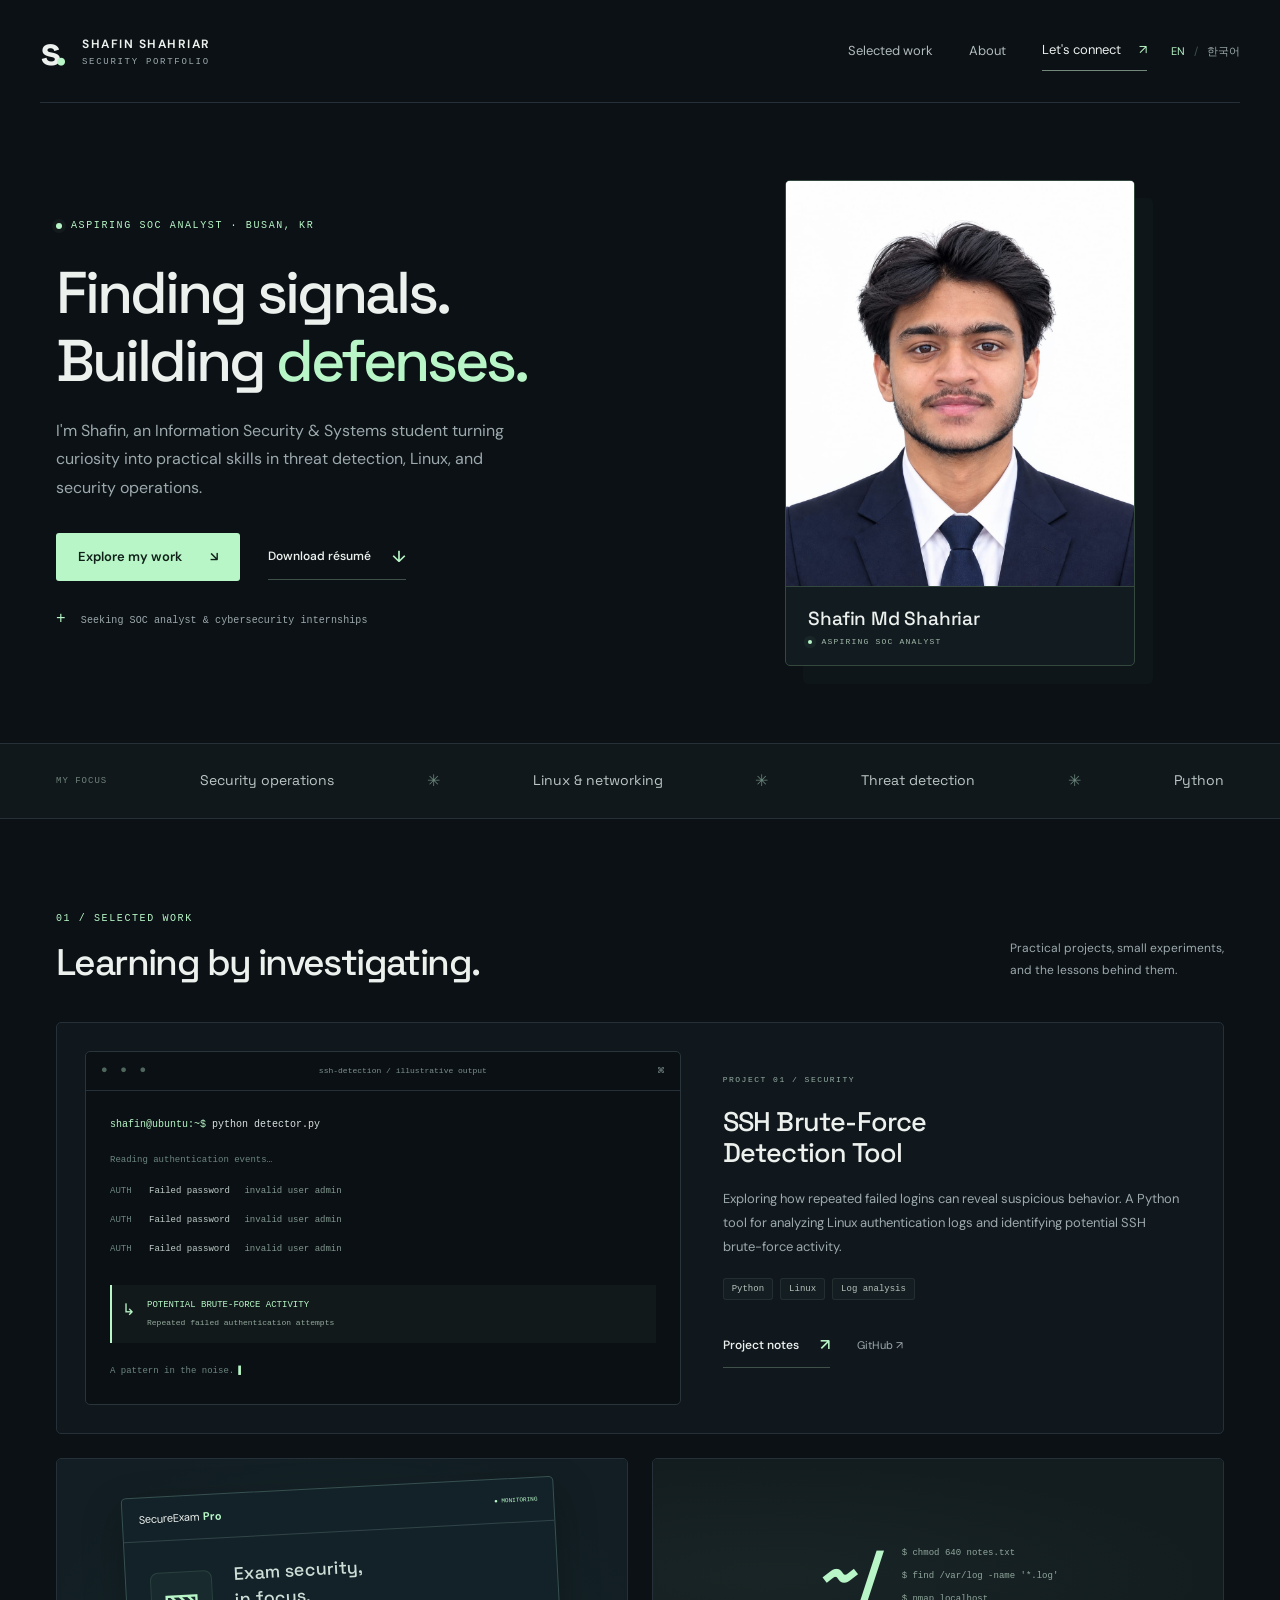
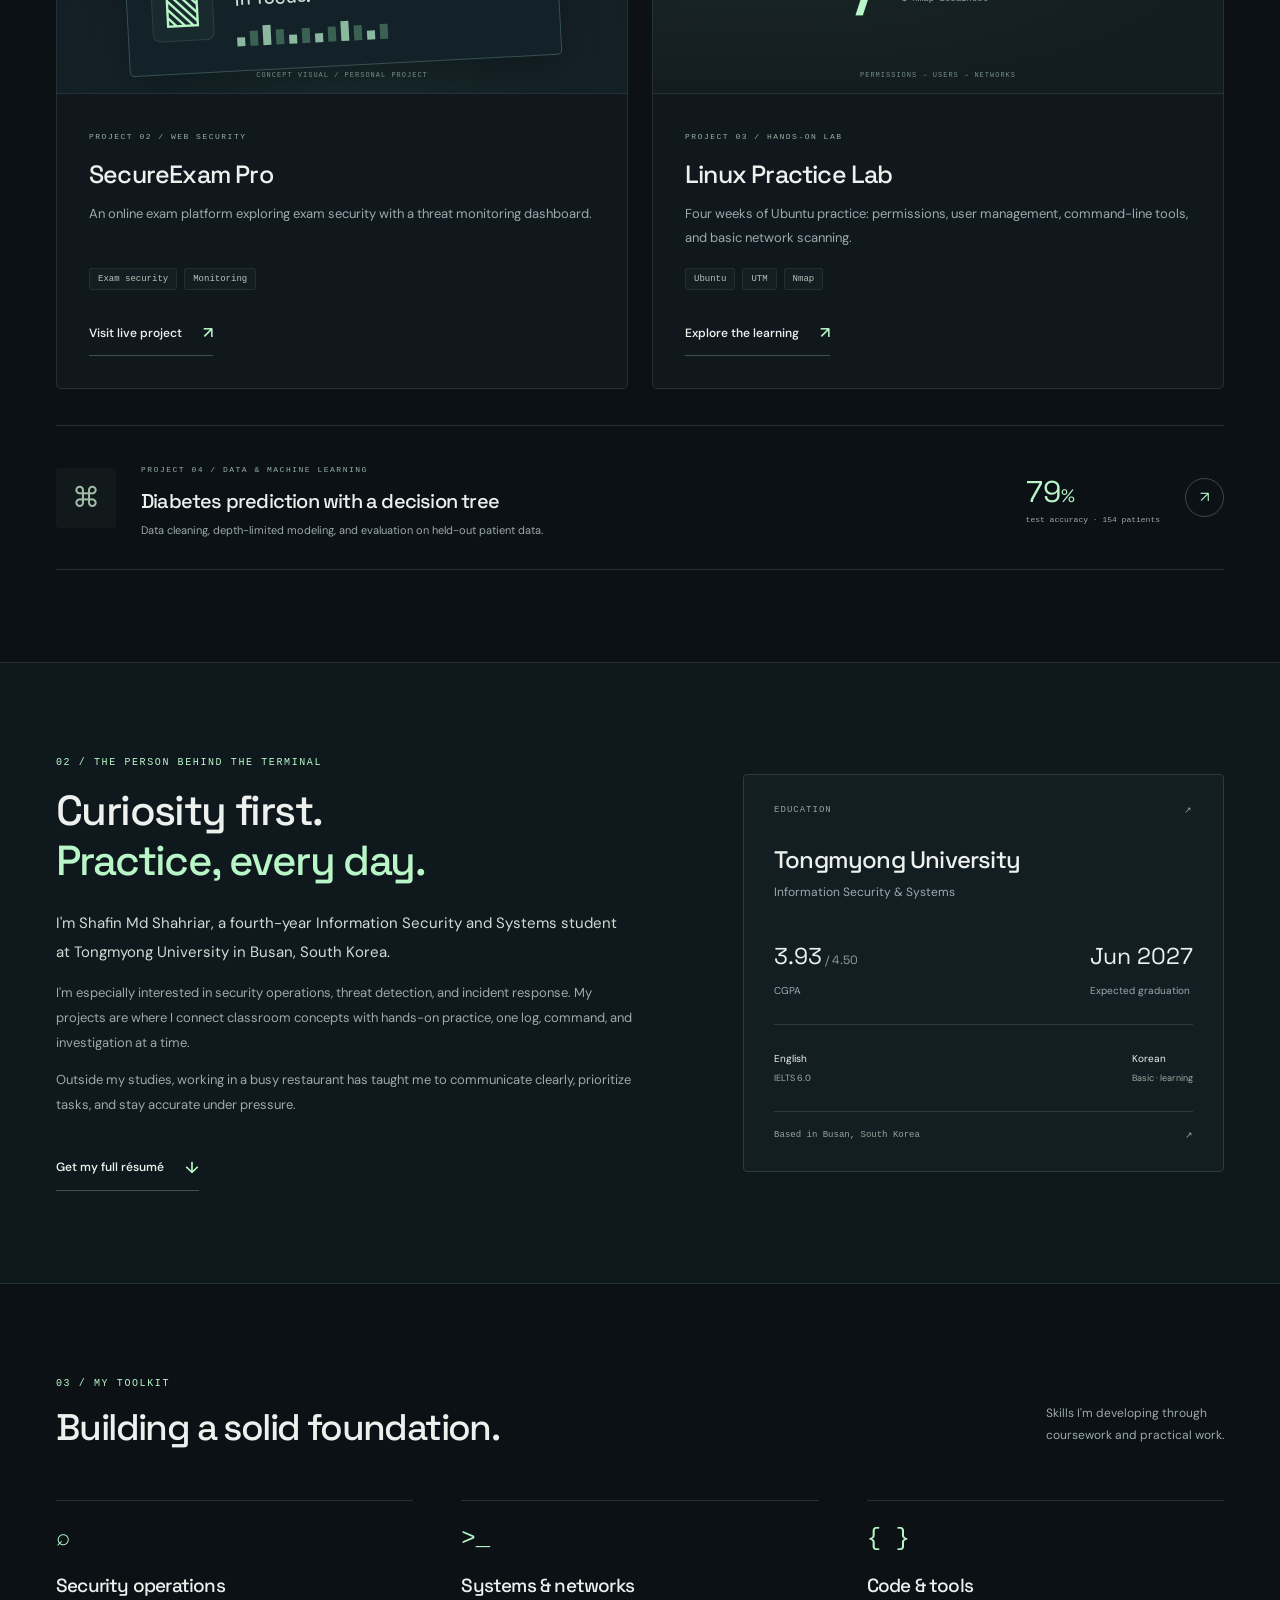
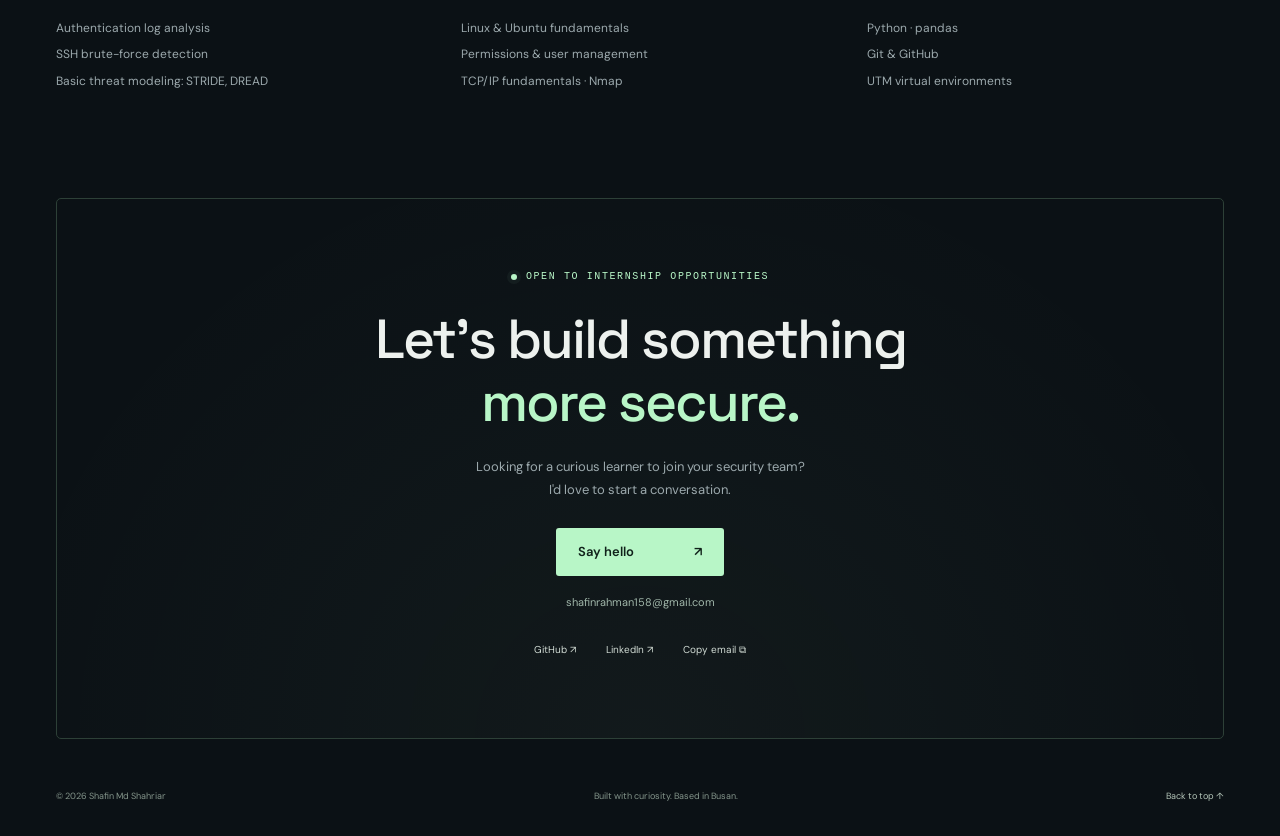
<file: index.html>
<!DOCTYPE html>
<html lang="en">
<head>
  <meta charset="UTF-8"><meta name="viewport" content="width=device-width, initial-scale=1">
  <title>Shafin Shahriar — Aspiring SOC Analyst</title>
  <meta name="description" content="Shafin Md Shahriar's security portfolio. Explore practical projects in SSH brute-force detection, Linux, and security monitoring. Based in Busan, South Korea.">
  <meta name="theme-color" content="#0b1115">
  <link rel="icon" href="favicon.svg" type="image/svg+xml">
  <link rel="stylesheet" href="style.css"><script src="script.js" defer></script>
<link rel="alternate" hreflang="en" href="https://shafin444.github.io/"><link rel="alternate" hreflang="ko" href="https://shafin444.github.io/ko.html"></head>
<body>
<a class="skip" href="#main">Skip to content</a>
<header class="header"><a class="brand" href="#" aria-label="Shafin Shahriar home"><span class="brand-mark">s<span>.</span></span><span>SHAFIN SHAHRIAR<span class="brand-sub">SECURITY PORTFOLIO</span></span></a><nav aria-label="Main navigation"><a href="#work">Selected work</a><a href="#about">About</a><a href="#contact" class="nav-contact">Let's connect <span>↗</span></a></nav><div class="language-switch" aria-label="Language / 언어"><a href="index.html" lang="en" hreflang="en" aria-current="page">EN</a><span>/</span><a href="ko.html" lang="ko" hreflang="ko" >한국어</a></div></header>
<main id="main">
<section class="hero wrap" aria-labelledby="hero-title">
  <div class="hero-copy"><div class="eyebrow"><span class="status-dot"></span> ASPIRING SOC ANALYST · BUSAN, KR</div><h1 id="hero-title">Finding signals.<br>Building <span>defenses.</span></h1><p class="intro">I'm Shafin, an Information Security &amp; Systems student turning curiosity into practical skills in threat detection, Linux, and security operations.</p><div class="hero-actions"><a class="button primary" href="#work">Explore my work <span>↘</span></a><a class="text-link" href="Shafin-Shahriar-Resume.pdf" download>Download résumé <span>↓</span></a></div><div class="availability"><span class="tiny-cross">+</span> Seeking SOC analyst &amp; cybersecurity internships</div></div>
  <figure class="portrait-card"><div class="portrait-image"><img src="shafin-portrait.jpeg" alt="Shafin Md Shahriar" width="1086" height="1448" fetchpriority="high" decoding="async"></div><figcaption><span class="portrait-name">Shafin Md Shahriar</span><span class="portrait-role"><i class="status-dot"></i>ASPIRING SOC ANALYST</span></figcaption></figure>
</section>
<div class="focus-strip"><div class="wrap"><span>MY FOCUS</span><span>Security operations</span><b>✳</b><span>Linux &amp; networking</span><b>✳</b><span>Threat detection</span><b>✳</b><span>Python</span></div></div>
<section id="work" class="work wrap section"><div class="section-head"><div><div class="eyebrow">01 / SELECTED WORK</div><h2>Learning by investigating.</h2></div><p>Practical projects, small experiments,<br>and the lessons behind them.</p></div>
<article class="featured project"><div class="terminal"><div class="terminal-bar"><span class="window-dots">● ● ●</span><span>ssh-detection / illustrative output</span><span>⌘</span></div><div class="terminal-body"><div class="prompt">shafin@ubuntu:~$ <span>python detector.py</span></div><p class="terminal-muted">Reading authentication events…</p><div class="log-row"><span>AUTH</span> Failed password <em>invalid user admin</em></div><div class="log-row"><span>AUTH</span> Failed password <em>invalid user admin</em></div><div class="log-row"><span>AUTH</span> Failed password <em>invalid user admin</em></div><div class="terminal-alert"><span>↳</span><div>POTENTIAL BRUTE-FORCE ACTIVITY<small>Repeated failed authentication attempts</small></div></div><p class="terminal-muted last-line">A pattern in the noise.<span class="cursor">▌</span></p></div></div><div class="project-info"><span class="project-number">PROJECT 01 / SECURITY</span><h3>SSH Brute-Force<br>Detection Tool</h3><p>Exploring how repeated failed logins can reveal suspicious behavior. A Python tool for analyzing Linux authentication logs and identifying potential SSH brute-force activity.</p><div class="tags"><span>Python</span><span>Linux</span><span>Log analysis</span></div><div class="project-actions"><button class="text-link" data-project="ssh">Project notes <span>↗</span></button><a class="quiet-link" href="https://github.com/SHAFIN444/ssh-bruteforce-detector" target="_blank" rel="noopener noreferrer">GitHub ↗</a></div></div></article>
<div class="project-grid"><article class="project small-project"><div class="project-visual exam-visual" aria-hidden="true"><div class="exam-window"><div class="mini-header"><span>SecureExam <b>Pro</b></span><span>● MONITORING</span></div><div class="exam-content"><div class="exam-icon">▧</div><div><b>Exam security,<br>in focus.</b><div class="mini-bars"><i></i><i></i><i></i><i></i><i></i><i></i><i></i><i></i><i></i><i></i><i></i><i></i></div></div></div></div><span class="visual-caption">CONCEPT VISUAL / PERSONAL PROJECT</span></div><div class="small-info"><span class="project-number">PROJECT 02 / WEB SECURITY</span><h3>SecureExam Pro</h3><p>An online exam platform exploring exam security with a threat monitoring dashboard.</p><div class="tags"><span>Exam security</span><span>Monitoring</span></div><a class="text-link" href="https://kwjca8wui6.zite.so" target="_blank" rel="noopener noreferrer">Visit live project <span>↗</span></a></div></article>
<article class="project small-project"><div class="project-visual linux-visual" aria-hidden="true"><div class="linux-symbol">~/</div><div class="linux-code"><span>$ chmod 640 notes.txt</span><span>$ find /var/log -name '*.log'</span><span>$ nmap localhost</span></div><span class="visual-caption">PERMISSIONS → USERS → NETWORKS</span></div><div class="small-info"><span class="project-number">PROJECT 03 / HANDS-ON LAB</span><h3>Linux Practice Lab</h3><p>Four weeks of Ubuntu practice: permissions, user management, command-line tools, and basic network scanning.</p><div class="tags"><span>Ubuntu</span><span>UTM</span><span>Nmap</span></div><button class="text-link" data-project="linux">Explore the learning <span>↗</span></button></div></article></div>
<article class="data-project"><div class="data-icon" aria-hidden="true">⌘</div><div><span class="project-number">PROJECT 04 / DATA &amp; MACHINE LEARNING</span><h3>Diabetes prediction with a decision tree</h3><p>Data cleaning, depth-limited modeling, and evaluation on held-out patient data.</p></div><div class="data-stat"><strong>79<span>%</span></strong><small>test accuracy · 154 patients</small></div><a class="round-link" href="https://github.com/SHAFIN444/hospital-patient-prediction" target="_blank" rel="noopener noreferrer" aria-label="View diabetes prediction project on GitHub">↗</a></article>
</section>
<section id="about" class="about section"><div class="wrap about-grid"><div><div class="eyebrow">02 / THE PERSON BEHIND THE TERMINAL</div><h2>Curiosity first.<br><span>Practice, every day.</span></h2><p class="about-lead">I'm Shafin Md Shahriar, a fourth-year Information Security and Systems student at Tongmyong University in Busan, South Korea.</p><p>I'm especially interested in security operations, threat detection, and incident response. My projects are where I connect classroom concepts with hands-on practice, one log, command, and investigation at a time.</p><p>Outside my studies, working in a busy restaurant has taught me to communicate clearly, prioritize tasks, and stay accurate under pressure.</p><a class="text-link" href="Shafin-Shahriar-Resume.pdf" download>Get my full résumé <span>↓</span></a></div><div class="education"><div class="education-top"><span>EDUCATION</span><span>↗</span></div><h3>Tongmyong University</h3><p>Information Security &amp; Systems</p><div class="education-details"><div><strong>3.93<span> / 4.50</span></strong><small>CGPA</small></div><div><strong>Jun 2027</strong><small>Expected graduation</small></div></div><div class="languages"><span>English <b>IELTS 6.0</b></span><span>Korean <b>Basic · learning</b></span></div><div class="education-note">Based in Busan, South Korea <span>↗</span></div></div></div></section>
<section class="skills section wrap"><div class="section-head"><div><div class="eyebrow">03 / MY TOOLKIT</div><h2>Building a solid foundation.</h2></div><p>Skills I'm developing through<br>coursework and practical work.</p></div><div class="skill-grid"><div><span class="skill-icon">⌕</span><h3>Security operations</h3><p>Authentication log analysis<br>SSH brute-force detection<br>Basic threat modeling: STRIDE, DREAD</p></div><div><span class="skill-icon">&gt;_</span><h3>Systems &amp; networks</h3><p>Linux &amp; Ubuntu fundamentals<br>Permissions &amp; user management<br>TCP/IP fundamentals · Nmap</p></div><div><span class="skill-icon">{ }</span><h3>Code &amp; tools</h3><p>Python · pandas<br>Git &amp; GitHub<br>UTM virtual environments</p></div></div></section>
<section id="contact" class="contact wrap"><div class="eyebrow"><span class="status-dot"></span> OPEN TO INTERNSHIP OPPORTUNITIES</div><h2>Let's build something<br><span>more secure.</span></h2><p>Looking for a curious learner to join your security team?<br>I'd love to start a conversation.</p><a class="button primary" href="mailto:shafinrahman158@gmail.com">Say hello <span>↗</span></a><a class="email-link" href="mailto:shafinrahman158@gmail.com">shafinrahman158@gmail.com</a><div class="social-links"><a href="https://github.com/SHAFIN444" target="_blank" rel="noopener noreferrer">GitHub ↗</a><a href="https://www.linkedin.com/in/shafin-shahriar-99a204434/" target="_blank" rel="noopener noreferrer">LinkedIn ↗</a><button id="copy-email">Copy email <span>⧉</span></button><span id="copy-status" class="sr-only" role="status"></span></div></section>
</main><footer class="wrap"><span>© <span id="year">2026</span> Shafin Md Shahriar</span><span>Built with curiosity. Based in Busan.</span><a href="#">Back to top ↑</a></footer>
<dialog id="project-dialog"><div class="dialog-top"><span class="eyebrow">PROJECT NOTES</span><button id="close-dialog" aria-label="Close project notes">✕</button></div><div id="dialog-content"></div></dialog>
</body></html>
</file>
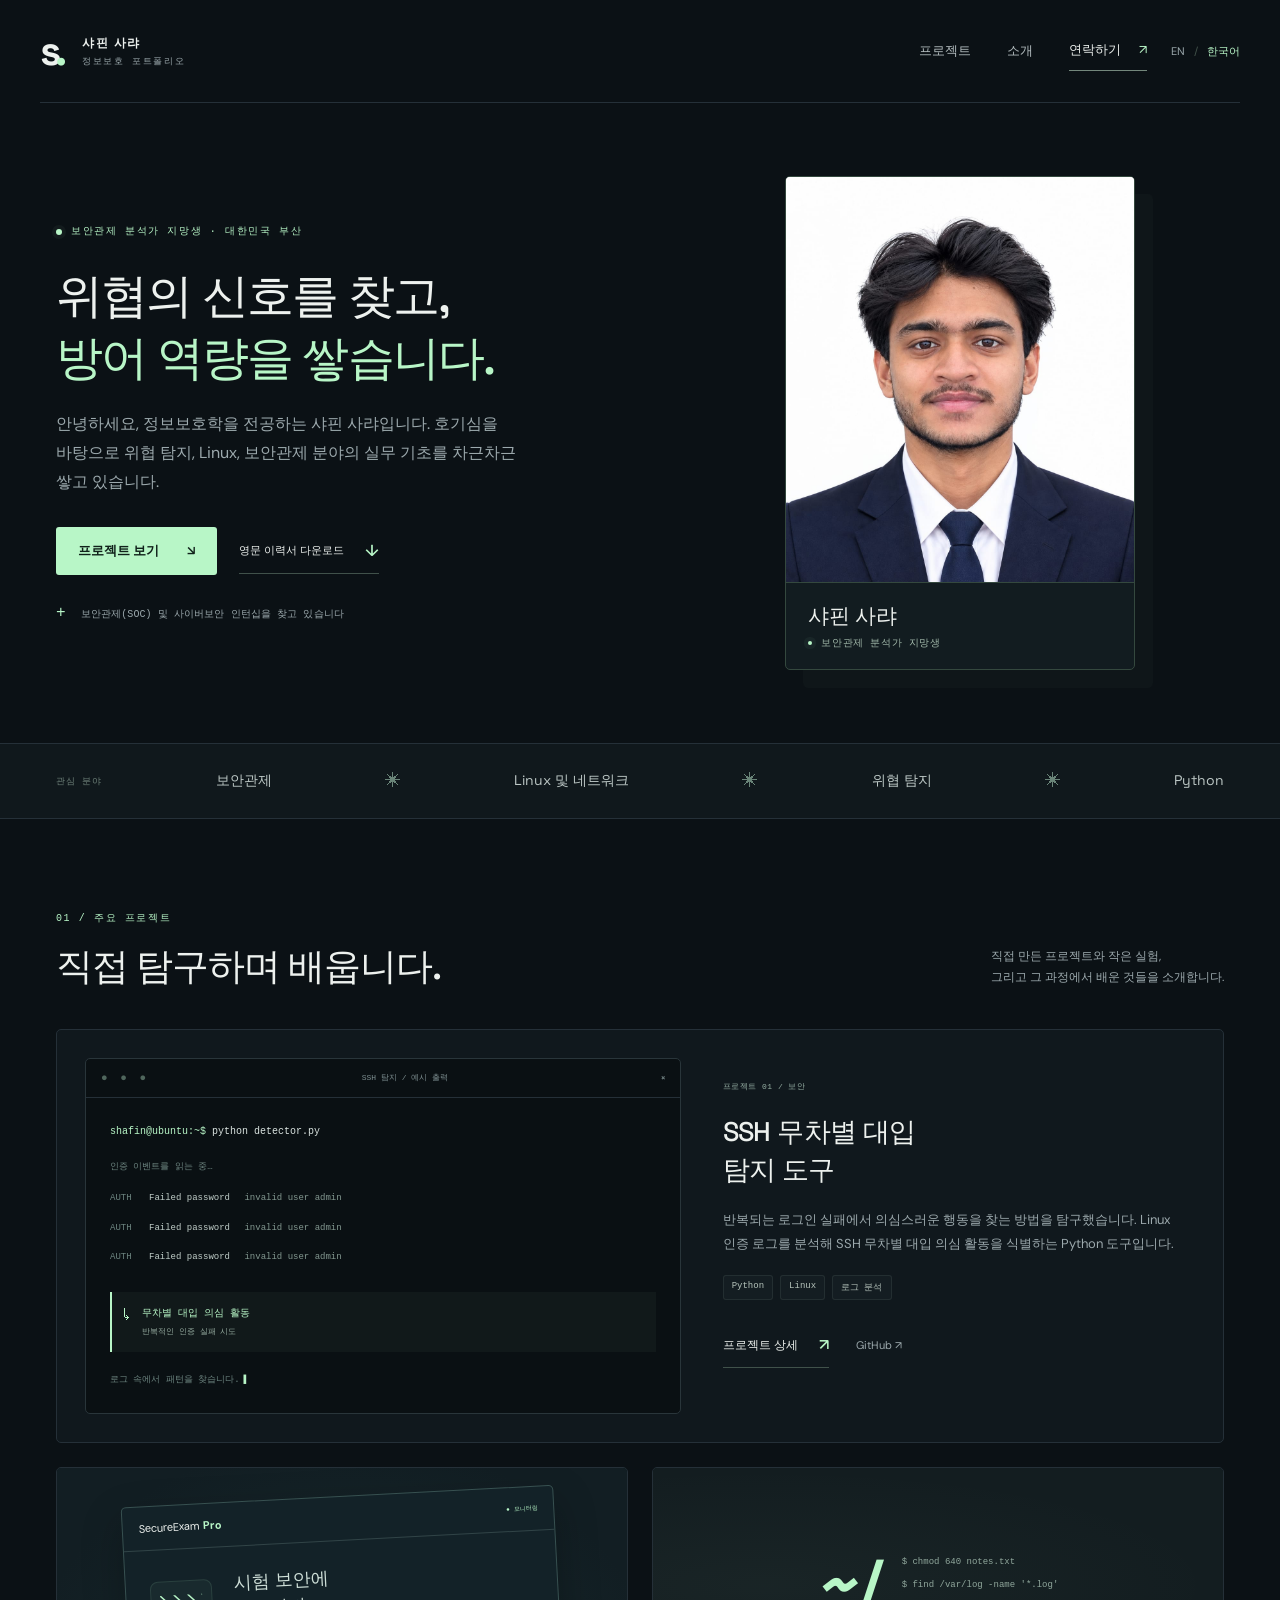
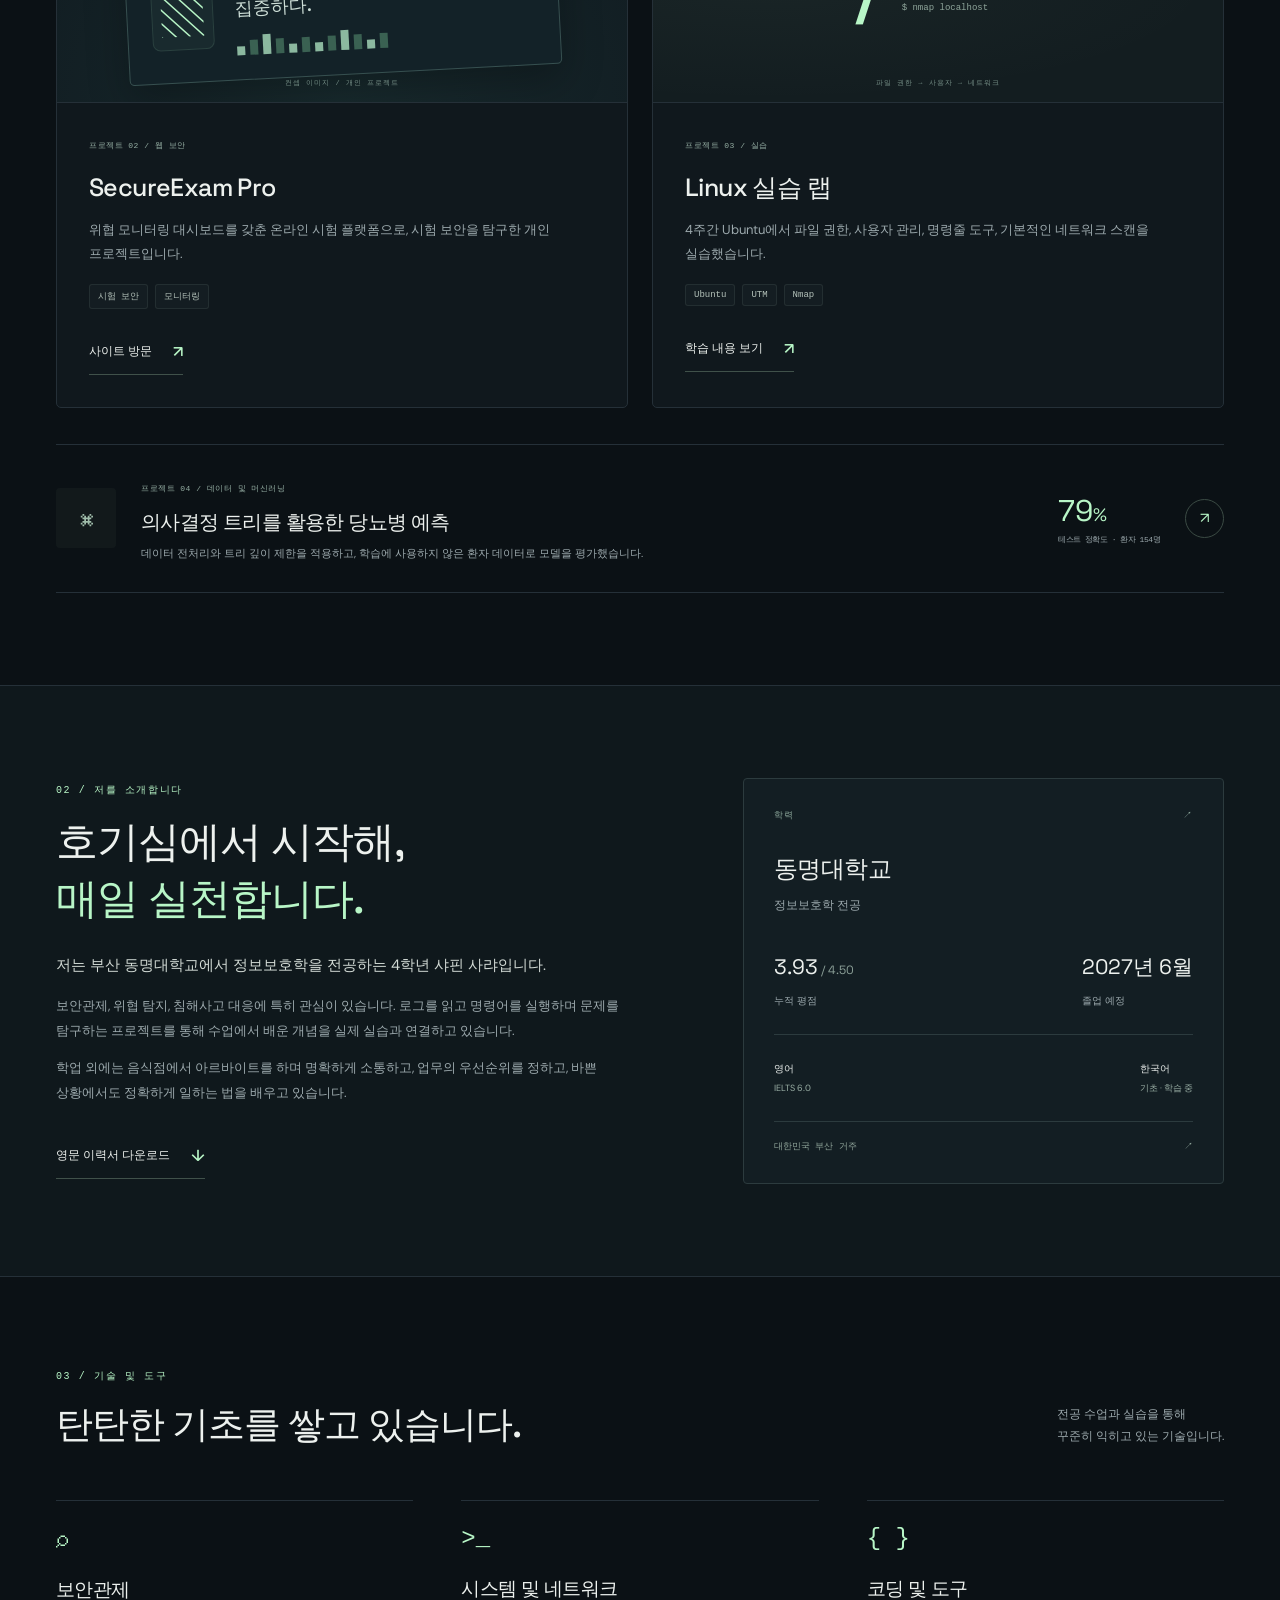
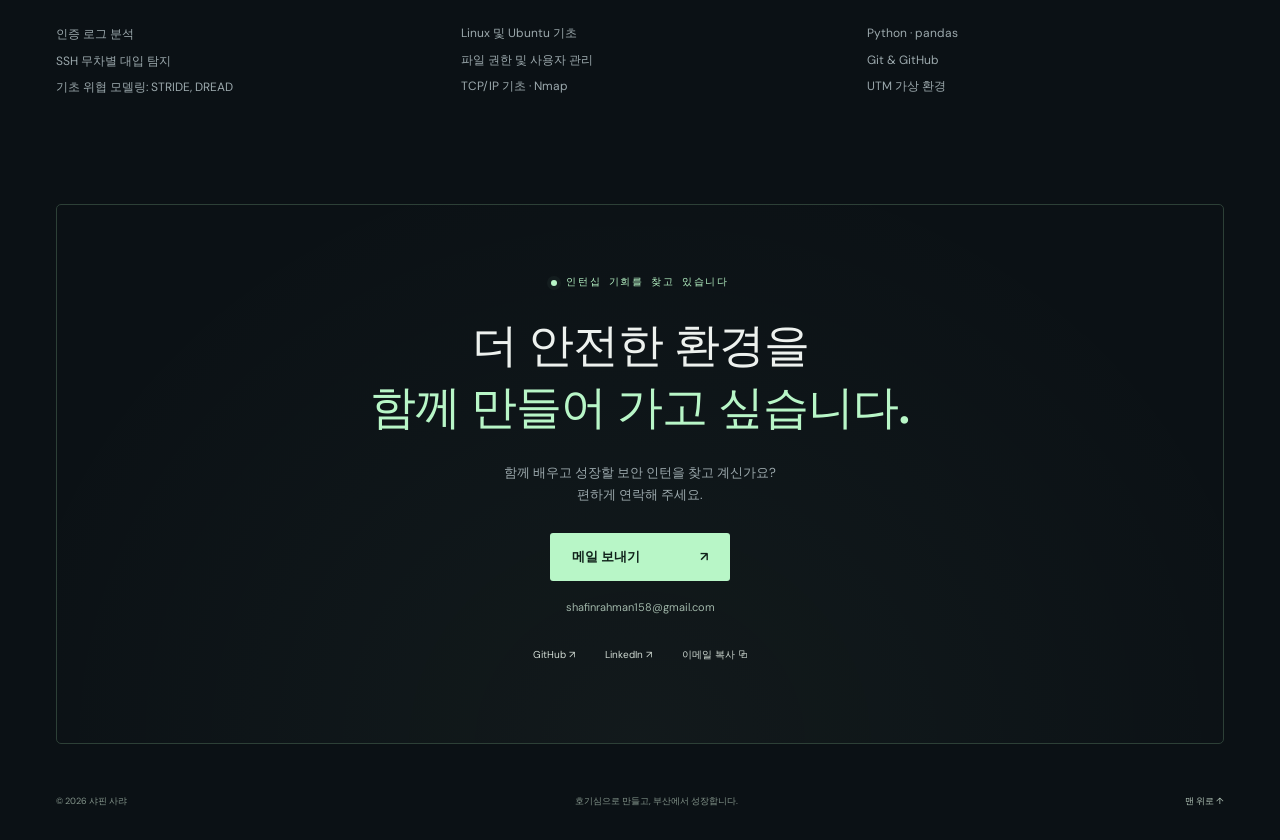
<file: ko.html>
<!DOCTYPE html>
<html lang="ko">
<head>
  <meta charset="UTF-8"><meta name="viewport" content="width=device-width, initial-scale=1">
  <title>샤핀 사랴 — 보안관제 분석가 지망생</title>
  <meta name="description" content="부산에서 정보보호를 공부하는 샤핀 사랴의 포트폴리오입니다. SSH 무차별 대입 탐지, Linux 실습, 보안 모니터링 프로젝트를 소개합니다.">
  <meta name="theme-color" content="#0b1115">
  <link rel="icon" href="favicon.svg" type="image/svg+xml">
  <link rel="stylesheet" href="style.css"><script src="script.js" defer></script>
<link rel="alternate" hreflang="en" href="https://shafin444.github.io/"><link rel="alternate" hreflang="ko" href="https://shafin444.github.io/ko.html"></head>
<body>
<a class="skip" href="#main">본문으로 바로가기</a>
<header class="header"><a class="brand" href="#" aria-label="샤핀 사랴 홈"><span class="brand-mark">s<span>.</span></span><span>샤핀 사랴<span class="brand-sub">정보보호 포트폴리오</span></span></a><nav aria-label="주요 메뉴"><a href="#work">프로젝트</a><a href="#about">소개</a><a href="#contact" class="nav-contact">연락하기 <span>↗</span></a></nav><div class="language-switch" aria-label="Language / 언어"><a href="index.html" lang="en" hreflang="en">EN</a><span>/</span><a href="ko.html" lang="ko" hreflang="ko" aria-current="page">한국어</a></div></header>
<main id="main">
<section class="hero wrap" aria-labelledby="hero-title">
  <div class="hero-copy"><div class="eyebrow"><span class="status-dot"></span> 보안관제 분석가 지망생 · 대한민국 부산</div><h1 id="hero-title">위협의 신호를 찾고,<br><span>방어 역량을 쌓습니다.</span></h1><p class="intro">안녕하세요, 정보보호학을 전공하는 샤핀 사랴입니다. 호기심을 바탕으로 위협 탐지, Linux, 보안관제 분야의 실무 기초를 차근차근 쌓고 있습니다.</p><div class="hero-actions"><a class="button primary" href="#work">프로젝트 보기 <span>↘</span></a><a class="text-link" href="Shafin-Shahriar-Resume.pdf" download>영문 이력서 다운로드 <span>↓</span></a></div><div class="availability"><span class="tiny-cross">+</span> 보안관제(SOC) 및 사이버보안 인턴십을 찾고 있습니다</div></div>
  <figure class="portrait-card"><div class="portrait-image"><img src="shafin-portrait.jpeg" alt="샤핀 사랴" width="1086" height="1448" fetchpriority="high" decoding="async"></div><figcaption><span class="portrait-name">샤핀 사랴</span><span class="portrait-role"><i class="status-dot"></i>보안관제 분석가 지망생</span></figcaption></figure>
</section>
<div class="focus-strip"><div class="wrap"><span>관심 분야</span><span>보안관제</span><b>✳</b><span>Linux 및 네트워크</span><b>✳</b><span>위협 탐지</span><b>✳</b><span>Python</span></div></div>
<section id="work" class="work wrap section"><div class="section-head"><div><div class="eyebrow">01 / 주요 프로젝트</div><h2>직접 탐구하며 배웁니다.</h2></div><p>직접 만든 프로젝트와 작은 실험,<br>그리고 그 과정에서 배운 것들을 소개합니다.</p></div>
<article class="featured project"><div class="terminal"><div class="terminal-bar"><span class="window-dots">● ● ●</span><span>SSH 탐지 / 예시 출력</span><span>⌘</span></div><div class="terminal-body"><div class="prompt">shafin@ubuntu:~$ <span>python detector.py</span></div><p class="terminal-muted">인증 이벤트를 읽는 중…</p><div class="log-row"><span>AUTH</span> Failed password <em>invalid user admin</em></div><div class="log-row"><span>AUTH</span> Failed password <em>invalid user admin</em></div><div class="log-row"><span>AUTH</span> Failed password <em>invalid user admin</em></div><div class="terminal-alert"><span>↳</span><div>무차별 대입 의심 활동<small>반복적인 인증 실패 시도</small></div></div><p class="terminal-muted last-line">로그 속에서 패턴을 찾습니다.<span class="cursor">▌</span></p></div></div><div class="project-info"><span class="project-number">프로젝트 01 / 보안</span><h3>SSH 무차별 대입<br>탐지 도구</h3><p>반복되는 로그인 실패에서 의심스러운 행동을 찾는 방법을 탐구했습니다. Linux 인증 로그를 분석해 SSH 무차별 대입 의심 활동을 식별하는 Python 도구입니다.</p><div class="tags"><span>Python</span><span>Linux</span><span>로그 분석</span></div><div class="project-actions"><button class="text-link" data-project="ssh">프로젝트 상세 <span>↗</span></button><a class="quiet-link" href="https://github.com/SHAFIN444/ssh-bruteforce-detector" target="_blank" rel="noopener noreferrer">GitHub ↗</a></div></div></article>
<div class="project-grid"><article class="project small-project"><div class="project-visual exam-visual" aria-hidden="true"><div class="exam-window"><div class="mini-header"><span>SecureExam <b>Pro</b></span><span>● 모니터링</span></div><div class="exam-content"><div class="exam-icon">▧</div><div><b>시험 보안에<br>집중하다.</b><div class="mini-bars"><i></i><i></i><i></i><i></i><i></i><i></i><i></i><i></i><i></i><i></i><i></i><i></i></div></div></div></div><span class="visual-caption">컨셉 이미지 / 개인 프로젝트</span></div><div class="small-info"><span class="project-number">프로젝트 02 / 웹 보안</span><h3>SecureExam Pro</h3><p>위협 모니터링 대시보드를 갖춘 온라인 시험 플랫폼으로, 시험 보안을 탐구한 개인 프로젝트입니다.</p><div class="tags"><span>시험 보안</span><span>모니터링</span></div><a class="text-link" href="https://kwjca8wui6.zite.so" target="_blank" rel="noopener noreferrer">사이트 방문 <span>↗</span></a></div></article>
<article class="project small-project"><div class="project-visual linux-visual" aria-hidden="true"><div class="linux-symbol">~/</div><div class="linux-code"><span>$ chmod 640 notes.txt</span><span>$ find /var/log -name '*.log'</span><span>$ nmap localhost</span></div><span class="visual-caption">파일 권한 → 사용자 → 네트워크</span></div><div class="small-info"><span class="project-number">프로젝트 03 / 실습</span><h3>Linux 실습 랩</h3><p>4주간 Ubuntu에서 파일 권한, 사용자 관리, 명령줄 도구, 기본적인 네트워크 스캔을 실습했습니다.</p><div class="tags"><span>Ubuntu</span><span>UTM</span><span>Nmap</span></div><button class="text-link" data-project="linux">학습 내용 보기 <span>↗</span></button></div></article></div>
<article class="data-project"><div class="data-icon" aria-hidden="true">⌘</div><div><span class="project-number">프로젝트 04 / 데이터 및 머신러닝</span><h3>의사결정 트리를 활용한 당뇨병 예측</h3><p>데이터 전처리와 트리 깊이 제한을 적용하고, 학습에 사용하지 않은 환자 데이터로 모델을 평가했습니다.</p></div><div class="data-stat"><strong>79<span>%</span></strong><small>테스트 정확도 · 환자 154명</small></div><a class="round-link" href="https://github.com/SHAFIN444/hospital-patient-prediction" target="_blank" rel="noopener noreferrer" aria-label="GitHub에서 당뇨병 예측 프로젝트 보기">↗</a></article>
</section>
<section id="about" class="about section"><div class="wrap about-grid"><div><div class="eyebrow">02 / 저를 소개합니다</div><h2>호기심에서 시작해,<br><span>매일 실천합니다.</span></h2><p class="about-lead">저는 부산 동명대학교에서 정보보호학을 전공하는 4학년 샤핀 사랴입니다.</p><p>보안관제, 위협 탐지, 침해사고 대응에 특히 관심이 있습니다. 로그를 읽고 명령어를 실행하며 문제를 탐구하는 프로젝트를 통해 수업에서 배운 개념을 실제 실습과 연결하고 있습니다.</p><p>학업 외에는 음식점에서 아르바이트를 하며 명확하게 소통하고, 업무의 우선순위를 정하고, 바쁜 상황에서도 정확하게 일하는 법을 배우고 있습니다.</p><a class="text-link" href="Shafin-Shahriar-Resume.pdf" download>영문 이력서 다운로드 <span>↓</span></a></div><div class="education"><div class="education-top"><span>학력</span><span>↗</span></div><h3>동명대학교</h3><p>정보보호학 전공</p><div class="education-details"><div><strong>3.93<span> / 4.50</span></strong><small>누적 평점</small></div><div><strong>2027년 6월</strong><small>졸업 예정</small></div></div><div class="languages"><span>영어 <b>IELTS 6.0</b></span><span>한국어 <b>기초 · 학습 중</b></span></div><div class="education-note">대한민국 부산 거주 <span>↗</span></div></div></div></section>
<section class="skills section wrap"><div class="section-head"><div><div class="eyebrow">03 / 기술 및 도구</div><h2>탄탄한 기초를 쌓고 있습니다.</h2></div><p>전공 수업과 실습을 통해<br>꾸준히 익히고 있는 기술입니다.</p></div><div class="skill-grid"><div><span class="skill-icon">⌕</span><h3>보안관제</h3><p>인증 로그 분석<br>SSH 무차별 대입 탐지<br>기초 위협 모델링: STRIDE, DREAD</p></div><div><span class="skill-icon">&gt;_</span><h3>시스템 및 네트워크</h3><p>Linux 및 Ubuntu 기초<br>파일 권한 및 사용자 관리<br>TCP/IP 기초 · Nmap</p></div><div><span class="skill-icon">{ }</span><h3>코딩 및 도구</h3><p>Python · pandas<br>Git &amp; GitHub<br>UTM 가상 환경</p></div></div></section>
<section id="contact" class="contact wrap"><div class="eyebrow"><span class="status-dot"></span> 인턴십 기회를 찾고 있습니다</div><h2>더 안전한 환경을<br><span>함께 만들어 가고 싶습니다.</span></h2><p>함께 배우고 성장할 보안 인턴을 찾고 계신가요?<br>편하게 연락해 주세요.</p><a class="button primary" href="mailto:shafinrahman158@gmail.com">메일 보내기 <span>↗</span></a><a class="email-link" href="mailto:shafinrahman158@gmail.com">shafinrahman158@gmail.com</a><div class="social-links"><a href="https://github.com/SHAFIN444" target="_blank" rel="noopener noreferrer">GitHub ↗</a><a href="https://www.linkedin.com/in/shafin-shahriar-99a204434/" target="_blank" rel="noopener noreferrer">LinkedIn ↗</a><button id="copy-email">이메일 복사 <span>⧉</span></button><span id="copy-status" class="sr-only" role="status"></span></div></section>
</main><footer class="wrap"><span>© <span id="year">2026</span> 샤핀 사랴</span><span>호기심으로 만들고, 부산에서 성장합니다.</span><a href="#">맨 위로 ↑</a></footer>
<dialog id="project-dialog"><div class="dialog-top"><span class="eyebrow">프로젝트 상세</span><button id="close-dialog" aria-label="프로젝트 상세 닫기">✕</button></div><div id="dialog-content"></div></dialog>
</body></html>
</file>
<file: style.css>
@import url('https://fonts.googleapis.com/css2?family=DM+Sans:wght@400;450;500;550;600;650;700&family=Space+Grotesk:wght@400;500;600;700&display=swap');
:root{--bg:#0b1115;--panel:#111a20;--line:#253038;--muted:#9ca9ad;--text:#edf1ee;--accent:#b8f6c7;--mono:ui-monospace,SFMono-Regular,Consolas,monospace}*{box-sizing:border-box}html{scroll-behavior:smooth;scroll-padding-top:96px}body{margin:0;background:var(--bg);color:var(--text);font-family:'DM Sans',Arial,sans-serif;font-size:15px;line-height:1.7}a{color:inherit;text-decoration:none}button{color:inherit;font:inherit;cursor:pointer}button,a{-webkit-tap-highlight-color:transparent}a:focus-visible,button:focus-visible{outline:2px solid var(--accent);outline-offset:6px}button{border:0;background:none}::selection{background:var(--accent);color:var(--bg)}.wrap{width:min(1180px,calc(100% - 112px));margin-inline:auto}.header{height:103px;display:flex;align-items:center;justify-content:space-between;width:min(1320px,calc(100% - 80px));margin:auto;border-bottom:1px solid var(--line)}.brand{display:flex;align-items:center;gap:14px;font-size:12px;font-weight:650;letter-spacing:1.5px;line-height:1.6}.brand-mark{font:700 41px 'Space Grotesk',sans-serif;letter-spacing:-6px;padding-right:7px}.brand-mark span{color:var(--accent)}.brand-sub{display:block;color:var(--muted);font:9px var(--mono);letter-spacing:1.7px;margin-top:2px}nav{display:flex;gap:36px;align-items:center;font-size:13px;color:#b2bbbd}.nav-contact{color:var(--text);border-bottom:1px solid #73877b;padding:8px 0}.nav-contact span{margin-left:15px;color:var(--accent)}nav a:hover,.quiet-link:hover,.social-links a:hover{color:var(--accent)}.hero{min-height:640px;display:grid;grid-template-columns:1.13fr 1fr;gap:45px;align-items:center;padding-block:65px}.eyebrow{font:10px var(--mono);letter-spacing:1.6px;color:var(--accent);display:flex;align-items:center;gap:9px;line-height:1.6}.status-dot{width:6px;height:6px;display:inline-block;background:var(--accent);border-radius:50%;box-shadow:0 0 0 4px #b8f6c70b;flex-shrink:0}h1,h2,h3{font-family:'Space Grotesk',Arial,sans-serif;font-weight:500;margin:0;line-height:1.15;letter-spacing:-1.5px}h1{font-size:clamp(44px,4.6vw,67px);margin:25px 0 22px;letter-spacing:-3px}h1 span,h2 span{color:var(--accent)}.intro{color:var(--muted);max-width:465px;font-size:16px;line-height:1.8}.hero-actions{display:flex;align-items:center;gap:28px;margin-top:30px}.button{min-height:48px;display:inline-flex;align-items:center;justify-content:space-between;gap:28px;padding:12px 22px;font-weight:600;font-size:13px;border-radius:3px;transition:background .2s,transform .2s}.primary{background:var(--accent);color:#10211a}.primary:hover{background:#d1ffda;transform:translateY(-2px)}.text-link{display:inline-flex;align-items:center;gap:21px;font-size:12px;font-weight:550;border-bottom:1px solid #40514a;padding:9px 0}.text-link span{color:var(--accent);font-size:16px}.text-link:hover{color:var(--accent);border-color:var(--accent)}.availability{font:10px var(--mono);color:var(--muted);margin-top:29px;letter-spacing:.1px}.tiny-cross{color:var(--accent);font-size:16px;margin-right:9px}.signal-art{height:445px;position:relative;border:1px solid var(--line);background:#0e171b;overflow:hidden}.art-grid{position:absolute;inset:0;background-image:linear-gradient(#829d8f06 1px,transparent 1px),linear-gradient(90deg,#829d8f06 1px,transparent 1px);background-size:29px 29px}.art-top,.art-bottom{position:absolute;left:20px;right:20px;display:flex;justify-content:space-between;font:8px var(--mono);letter-spacing:1px;color:#93a49c;z-index:1}.art-top{top:19px}.art-bottom{bottom:18px;font-size:7px;letter-spacing:.6px}.art-bottom i{width:4px;height:4px;background:var(--accent);display:inline-block;margin-right:5px}.radar{width:100%;height:100%;position:relative}.focus-strip{border-block:1px solid var(--line);background:#10181c}.focus-strip .wrap{display:flex;align-items:center;justify-content:space-between;gap:20px;min-height:74px;color:#bcc7c5;font-family:'Space Grotesk',sans-serif;font-size:14px}.focus-strip .wrap>span:first-child{font:9px var(--mono);color:#6f827a;letter-spacing:1px}.focus-strip b{color:#698478;font-size:16px;font-weight:400}.section{padding-block:92px}.section-head{display:flex;justify-content:space-between;align-items:flex-end;margin-bottom:37px;gap:20px}h2{font-size:37px;margin-top:15px;letter-spacing:-1.6px}.section-head>p{color:var(--muted);font-size:12px;line-height:1.8;margin:0 0 3px}.project{border:1px solid var(--line);overflow:hidden;border-radius:5px}.featured{display:grid;grid-template-columns:1.15fr 1fr;background:#10181d}.terminal{background:#0a1013;margin:28px 0 28px 28px;border:1px solid #29353a;border-radius:5px;align-self:center;font-family:var(--mono)}.terminal-bar{height:39px;border-bottom:1px solid #253038;display:flex;align-items:center;justify-content:space-between;padding:0 15px;color:#7e8f91;font-size:8px}.window-dots{color:#4f665c;font-size:11px;letter-spacing:3px}.terminal-body{padding:25px 24px;font-size:10px}.prompt{color:var(--accent);margin-bottom:20px}.prompt span{color:#dae3e0}.terminal-muted{color:#6d8580;font-size:9px}.log-row{color:#c1cec9;padding-block:7px;font-size:9px;white-space:nowrap}.log-row>span{color:#6d8580;margin-right:12px}.log-row em{font-style:normal;color:#839890;margin-left:9px}.terminal-alert{display:flex;gap:12px;margin-top:20px;padding:13px 10px;background:#b8f6c70a;border-left:2px solid var(--accent);color:var(--accent);font-size:9px}.terminal-alert>span{font-size:16px}.terminal-alert small{display:block;font-size:8px;color:#94aa9e;margin-top:3px}.last-line{margin-top:21px;margin-bottom:0}.cursor{color:var(--accent);margin-left:4px}.project-info{padding:42px 42px}.project-number{font:8px var(--mono);letter-spacing:1.5px;color:#96afa4}h3{font-size:27px;margin-top:16px;letter-spacing:-.8px}.project-info p,.small-info p{font-size:13px;line-height:1.85;color:var(--muted);margin-block:19px}.tags{display:flex;flex-wrap:wrap;gap:7px}.tags span{font:9px var(--mono);color:#b4c2ba;background:#a5c1af08;border:1px solid #a5c1af1c;border-radius:3px;padding:5px 8px}.project-actions{display:flex;align-items:center;gap:27px;margin-top:22px}.quiet-link{font-size:11px;color:var(--muted)}.project-grid{display:grid;grid-template-columns:1fr 1fr;gap:24px;margin-top:24px}.small-project{background:#10181d}.project-visual{height:235px;position:relative;overflow:hidden;display:flex;align-items:center;justify-content:center;border-bottom:1px solid var(--line)}.exam-visual{background:radial-gradient(ellipse at 50% 100%,#284c4b44,transparent 80%),#121e23}.exam-window{width:76%;border:1px solid #375050;transform:rotate(-3deg);border-radius:5px;background:#132228;box-shadow:0 16px 40px #0004}.mini-header{padding:12px 16px;border-bottom:1px solid #314447;display:flex;justify-content:space-between;font-size:11px}.mini-header b{color:var(--accent)}.mini-header>span:last-child{font:6px var(--mono);color:var(--accent);align-self:center}.exam-content{padding:24px;display:flex;gap:22px;align-items:center}.exam-icon{font-size:42px;color:var(--accent);width:62px;height:70px;text-align:center;background:#b8f6c70a;border:1px solid #b8f6c71c;border-radius:8px}.exam-content b{font:500 18px/1.3 'Space Grotesk',sans-serif;color:#cdded7}.mini-bars{display:flex;align-items:end;gap:5px;height:22px;margin-top:10px}.mini-bars i{width:8px;height:40%;background:#8bb89f}.mini-bars i:nth-child(3n){height:90%}.mini-bars i:nth-child(2n){height:65%;background:#3a6152}.visual-caption{position:absolute;bottom:14px;font:7px var(--mono);letter-spacing:1px;color:#748d85}.linux-visual{gap:26px;background:radial-gradient(ellipse at 20% 50%,#a3c8ab0b,transparent 70%),#131d20}.linux-symbol{font:500 72px 'Space Grotesk',sans-serif;color:var(--accent);letter-spacing:-7px}.linux-code{display:flex;flex-direction:column;gap:13px;color:#90a79c;font:9px var(--mono)}.small-info{padding:28px 32px 32px}.small-info h3{font-size:25px;margin-top:13px}.small-info p{min-height:48px;margin-block:13px 18px}.small-info .text-link{margin-top:20px}.data-project{display:flex;align-items:center;gap:25px;border-block:1px solid var(--line);margin-top:36px;padding:29px 0}.data-icon{font-size:28px;width:60px;height:60px;background:#b8f6c709;color:#9fbcaa;display:grid;place-items:center;border-radius:4px;flex-shrink:0}.data-project h3{font-size:20px;margin-top:9px}.data-project p{color:var(--muted);font-size:11px;margin:8px 0 0}.data-stat{margin-left:auto;white-space:nowrap}.data-stat strong{font:400 30px 'Space Grotesk',sans-serif;color:var(--accent)}.data-stat strong span{font-size:18px}.data-stat small{display:block;font:8px var(--mono);color:var(--muted);margin-top:4px}.round-link{border:1px solid #3b4b44;border-radius:50%;height:39px;width:39px;display:grid;place-items:center;color:var(--accent);flex-shrink:0}.round-link:hover{background:#b8f6c712}.about{border-block:1px solid var(--line);background:#0f181c}.about-grid{display:grid;grid-template-columns:1.2fr 1fr;gap:110px;align-items:center}.about h2{font-size:42px;line-height:1.2;margin-bottom:23px}.about p{color:var(--muted);font-size:13px;line-height:1.9}.about .about-lead{color:#d2dad5;font-size:15px}.about .text-link{margin-top:14px}.education{background:#131e23;border:1px solid #2c3b3e;padding:30px;border-radius:4px}.education-top{display:flex;justify-content:space-between;font:9px var(--mono);color:#8ca79b;letter-spacing:1px}.education h3{font-size:24px;margin-top:30px}.education p{margin-top:8px;font-size:12px}.education-details{display:flex;justify-content:space-between;gap:20px;padding:25px 0;border-bottom:1px solid #2c3b3e}.education-details strong{font:400 23px 'Space Grotesk',sans-serif}.education-details strong span{font-size:12px;color:#8ca098}.education-details small{display:block;font-size:10px;color:var(--muted);margin-top:9px}.languages{display:flex;justify-content:space-between;font-size:10px;padding-block:25px;gap:12px}.languages b{display:block;font-weight:400;color:#9aafa5;font-size:9px;margin-top:4px}.education-note{border-top:1px solid #2c3b3e;padding-top:18px;color:#91a69b;font:9px var(--mono);display:flex;justify-content:space-between}.skill-grid{display:grid;grid-template-columns:repeat(3,1fr);gap:48px;margin-top:50px}.skill-grid>div{border-top:1px solid var(--line);padding-top:24px}.skill-icon{color:var(--accent);font:24px var(--mono)}.skill-grid h3{font-size:19px;margin-top:22px}.skill-grid p{font-size:12px;color:var(--muted);line-height:2.2;margin-top:18px}.contact{text-align:center;padding:70px 20px 80px;border:1px solid #2d4037;background:radial-gradient(ellipse at 50% 100%,#b8f6c70a,transparent 80%);border-radius:5px;margin-bottom:50px}.contact .eyebrow{justify-content:center}.contact h2{font-size:55px;line-height:1.14;margin-top:23px;letter-spacing:-2px}.contact p{color:var(--muted);font-size:13px;margin:23px 0 27px}.contact .button{gap:60px}.email-link{display:block;font-size:11px;color:#a1b7aa;margin-top:17px}.social-links{display:flex;justify-content:center;gap:30px;margin-top:30px;font-size:10px;color:#d1dbd4}.social-links button{font-size:10px;padding:0}.social-links button:hover{color:var(--accent)}footer{display:flex;justify-content:space-between;gap:20px;font-size:9px;color:#84958b;padding-bottom:29px}footer a{color:#b4c6b9}.skip{position:absolute;left:20px;top:-100px;background:var(--accent);color:var(--bg);z-index:10;padding:8px 16px}.skip:focus{top:10px}.sr-only{position:absolute;width:1px;height:1px;overflow:hidden;clip:rect(0,0,0,0)}dialog{color:var(--text);background:#111c21;border:1px solid #40574b;max-width:650px;width:calc(100% - 36px);padding:32px;border-radius:8px;max-height:85vh;overflow-y:auto}dialog::backdrop{background:#000b;backdrop-filter:blur(5px)}.dialog-top{display:flex;align-items:center;justify-content:space-between}.dialog-top button{color:var(--muted);padding:4px 8px}dialog h2{font-size:31px;margin-top:24px}dialog h3{font-size:18px;margin-top:25px}dialog p,dialog li{color:#acbeb4;font-size:13px;line-height:1.9}dialog ul{padding-left:20px}dialog .text-link{margin-top:12px}
@media(min-width:1500px){.hero{min-height:710px}}@media(max-width:1050px){.wrap{width:calc(100% - 64px)}.hero{gap:24px;min-height:590px}.hero-actions{gap:18px}.hero-actions .text-link{font-size:10px;gap:10px}.signal-art{height:380px}h1{font-size:49px}.terminal{margin:20px 0 20px 20px}.terminal-body{padding:18px 13px}.project-info{padding:30px}.log-row{font-size:8px}.log-row em{margin-left:4px}.about-grid{gap:50px}.data-stat{display:none}.linux-code{font-size:8px}.project-visual{height:215px}}
@media(max-width:760px){.header{height:82px;width:calc(100% - 40px)}.brand{font-size:10px;gap:10px;letter-spacing:1px}.brand-sub{font-size:7px}.brand-mark{font-size:34px}nav{gap:18px;font-size:11px}nav>a:nth-child(2){display:none}.nav-contact span{margin-left:4px}.wrap{width:calc(100% - 40px)}.hero{grid-template-columns:1fr;padding-block:54px 38px;gap:40px}.hero-copy{max-width:540px}h1{font-size:clamp(43px,8vw,63px);letter-spacing:-2px;margin-top:21px}.intro{font-size:14px}.eyebrow{font-size:8px;letter-spacing:1.3px}.hero-actions{gap:25px}.hero-actions .text-link{font-size:11px}.signal-art{height:340px;max-width:540px;width:100%;justify-self:center}.focus-strip .wrap{flex-wrap:wrap;justify-content:center;gap:12px 20px;padding-block:20px;font-size:11px}.focus-strip .wrap>span:first-child{width:100%;text-align:center;font-size:8px}.focus-strip b{font-size:10px}.focus-strip b:nth-last-of-type(1){display:none}.focus-strip .wrap>span:last-child{display:none}.section{padding-block:62px}.section-head{display:block;margin-bottom:28px}h2{font-size:30px;margin-top:12px}.section-head>p{margin-top:18px;font-size:12px}.section-head>p br{display:none}.featured{grid-template-columns:1fr}.terminal{margin:20px 20px 0}.terminal-body{padding:22px 18px}.log-row{font-size:9px}.project-info{padding:28px}.project-info h3 br{display:none}.project-info h3{font-size:27px}.project-grid{grid-template-columns:1fr;gap:20px;margin-top:20px}.project-visual{height:235px}.small-info{padding:26px}.small-info p{min-height:0}.data-project{gap:16px;padding-block:24px}.data-icon{display:none}.data-project h3{font-size:18px;line-height:1.4}.project-number{font-size:7px;letter-spacing:1px}.data-project p{font-size:11px}.round-link{margin-left:auto}.about-grid{grid-template-columns:1fr;gap:35px}.about h2{font-size:36px}.education{padding:26px}.skill-grid{grid-template-columns:1fr;gap:28px;margin-top:28px}.skill-grid>div{display:grid;grid-template-columns:38px 1fr;column-gap:15px}.skill-grid h3{margin-top:3px;font-size:19px}.skill-grid p{grid-column:2;margin-top:12px}.skill-icon{font-size:21px}.contact{padding:48px 20px;margin-bottom:30px}.contact h2{font-size:39px;letter-spacing:-1.5px}.contact p{font-size:12px}.contact .eyebrow{font-size:7px}.social-links{gap:25px}footer{font-size:8px;flex-wrap:wrap;gap:12px}footer>span:nth-child(2){display:none}.availability{font-size:9px}.terminal-bar{font-size:7px}.linux-code{font-size:9px}}
@media(prefers-reduced-motion:reduce){html{scroll-behavior:auto}*{transition:none!important}}

.language-switch{display:flex;align-items:center;gap:9px;font-size:11px;flex-shrink:0;margin-left:24px}.language-switch>span{color:#43534b}.language-switch a{color:var(--muted)}.language-switch a[aria-current="page"]{color:var(--accent)}.header nav{margin-left:auto}.language-switch a:hover{color:var(--accent)}html[lang="ko"] body{font-family:'DM Sans','Apple SD Gothic Neo','Malgun Gothic',sans-serif;word-break:keep-all}html[lang="ko"] h1{font-size:clamp(35px,3.7vw,53px);letter-spacing:-1.8px;line-height:1.3}html[lang="ko"] h2{line-height:1.35;letter-spacing:-1px}html[lang="ko"] h3{line-height:1.4;letter-spacing:-.6px}html[lang="ko"] .contact h2{font-size:46px}html[lang="ko"] .hero-actions{gap:22px}html[lang="ko"] .hero-actions .text-link{font-size:11px}html[lang="ko"] .education-details strong{font-size:21px}html[lang="ko"] .project-number{letter-spacing:.5px}html[lang="ko"] .terminal-alert{font-size:10px}html[lang="ko"] .data-stat small{letter-spacing:-.5px}
@media(max-width:760px){.header{display:grid;grid-template-columns:1fr auto;height:109px;gap:4px;padding-block:13px}.header nav{grid-row:2;grid-column:1 / -1;margin:0;justify-content:space-between;gap:20px}.header .language-switch{grid-row:1;grid-column:2;margin:0;font-size:10px}.header .brand{grid-row:1;grid-column:1}.header .nav-contact{padding:0;border:0}.header nav>a:nth-child(2){display:block}html[lang="ko"] h1{font-size:clamp(33px,7.9vw,46px);letter-spacing:-1px}html[lang="ko"] .contact h2{font-size:32px}html[lang="ko"] .hero-actions{gap:20px}html[lang="ko"] .hero-actions .button{gap:15px;padding-inline:18px}html[lang="ko"] .hero-actions .text-link{font-size:10px;gap:9px}html[lang="ko"] .availability{font-size:8px}html[lang="ko"] .about h2{font-size:32px}html[lang="ko"] .small-info p{min-height:0}html[lang="ko"] .linux-code{font-size:8px}}

.portrait-card{margin:0;justify-self:center;width:min(100%,350px);border:1px solid #34483e;border-radius:5px;overflow:hidden;background:#121c20;box-shadow:18px 18px 0 #b8f6c705}.portrait-image{height:405px;overflow:hidden;background:#f7f7f7}.portrait-image img{display:block;width:100%;height:100%;object-fit:cover;object-position:center 43%}.portrait-card figcaption{padding:19px 22px;display:flex;flex-direction:column;gap:6px;border-top:1px solid #34483e}.portrait-name{font:500 19px 'Space Grotesk','Apple SD Gothic Neo',sans-serif;letter-spacing:-.2px}.portrait-role{display:flex;align-items:center;gap:9px;font:8px var(--mono);letter-spacing:1.2px;color:#a2b9aa}.portrait-role .status-dot{width:4px;height:4px}html[lang="ko"] .portrait-name{font-size:21px}html[lang="ko"] .portrait-role{font-size:10px;letter-spacing:.6px}@media(max-width:1050px) and (min-width:761px){.portrait-card{width:300px}.portrait-image{height:350px}}@media(max-width:760px){.portrait-card{width:300px;max-width:100%;box-shadow:10px 10px 0 #b8f6c705}.portrait-image{height:340px}.portrait-card figcaption{padding:17px 20px}.portrait-name{font-size:18px}}
</file>
